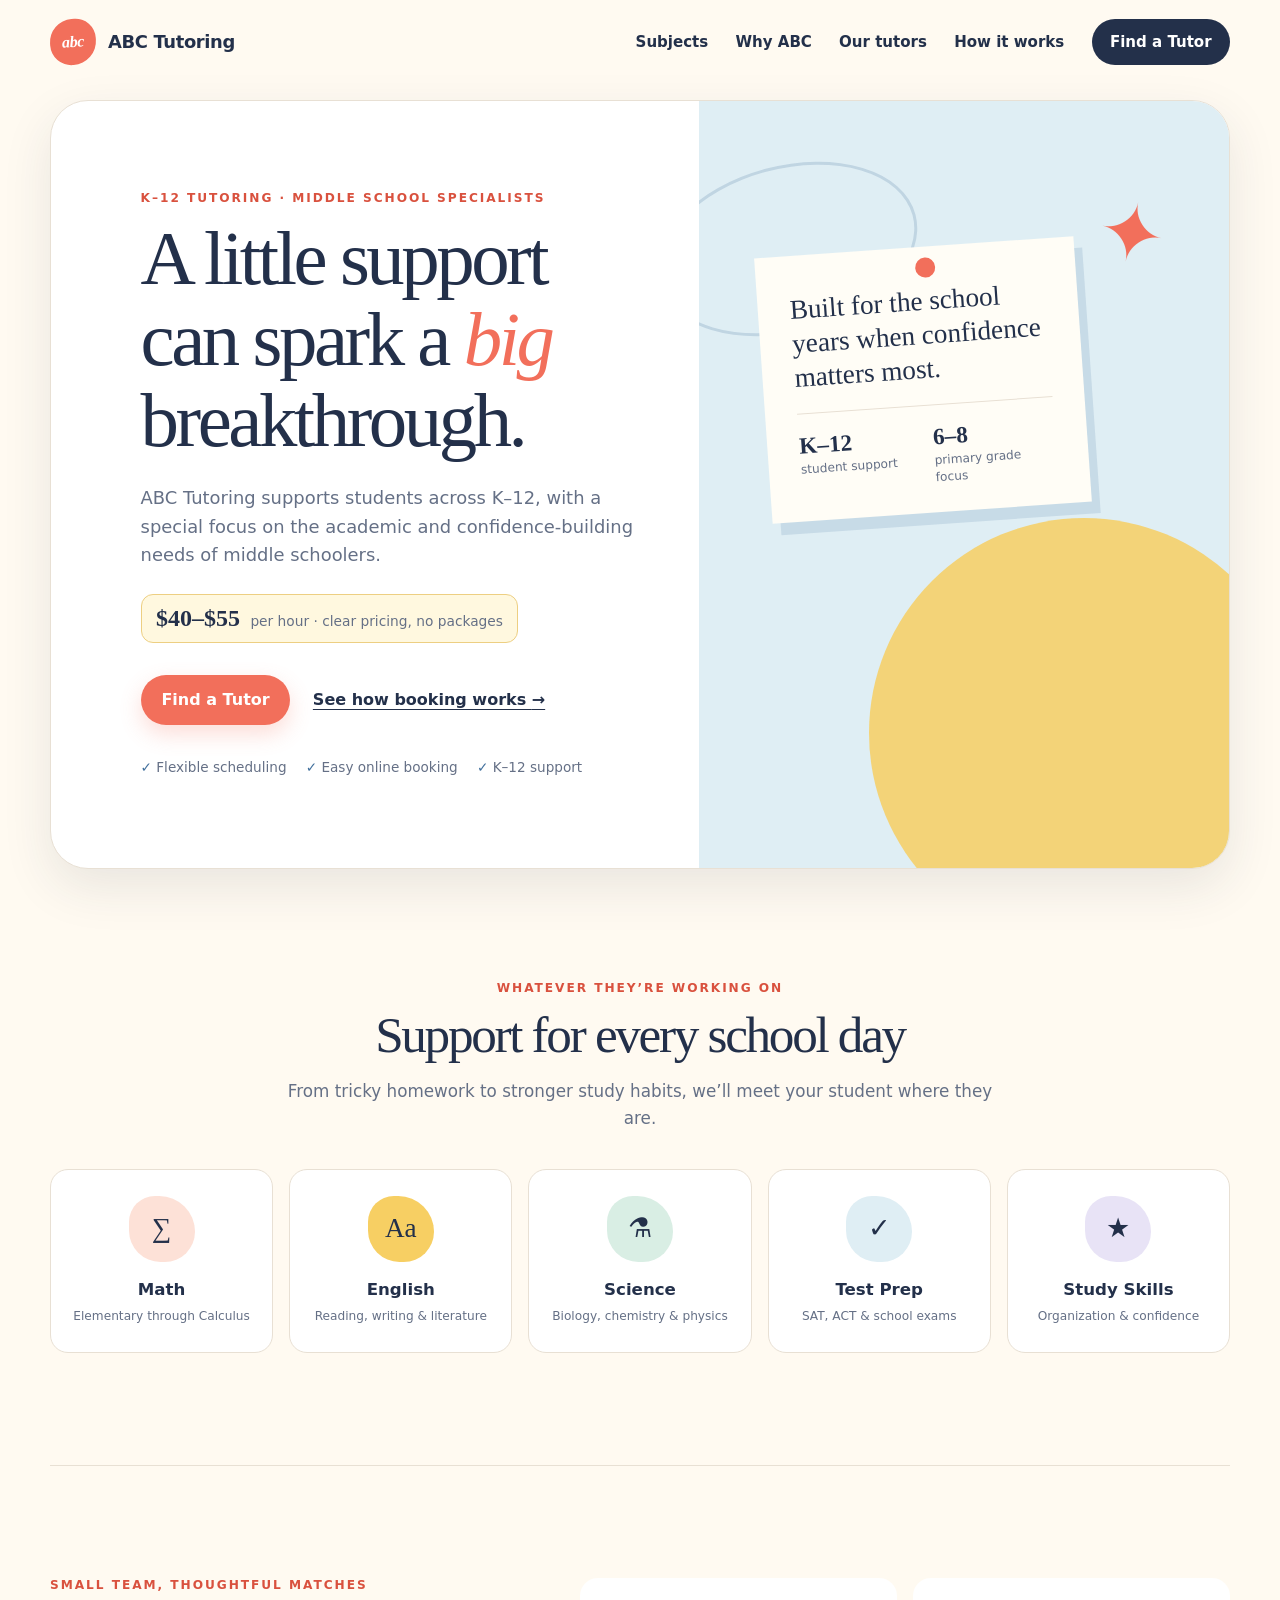
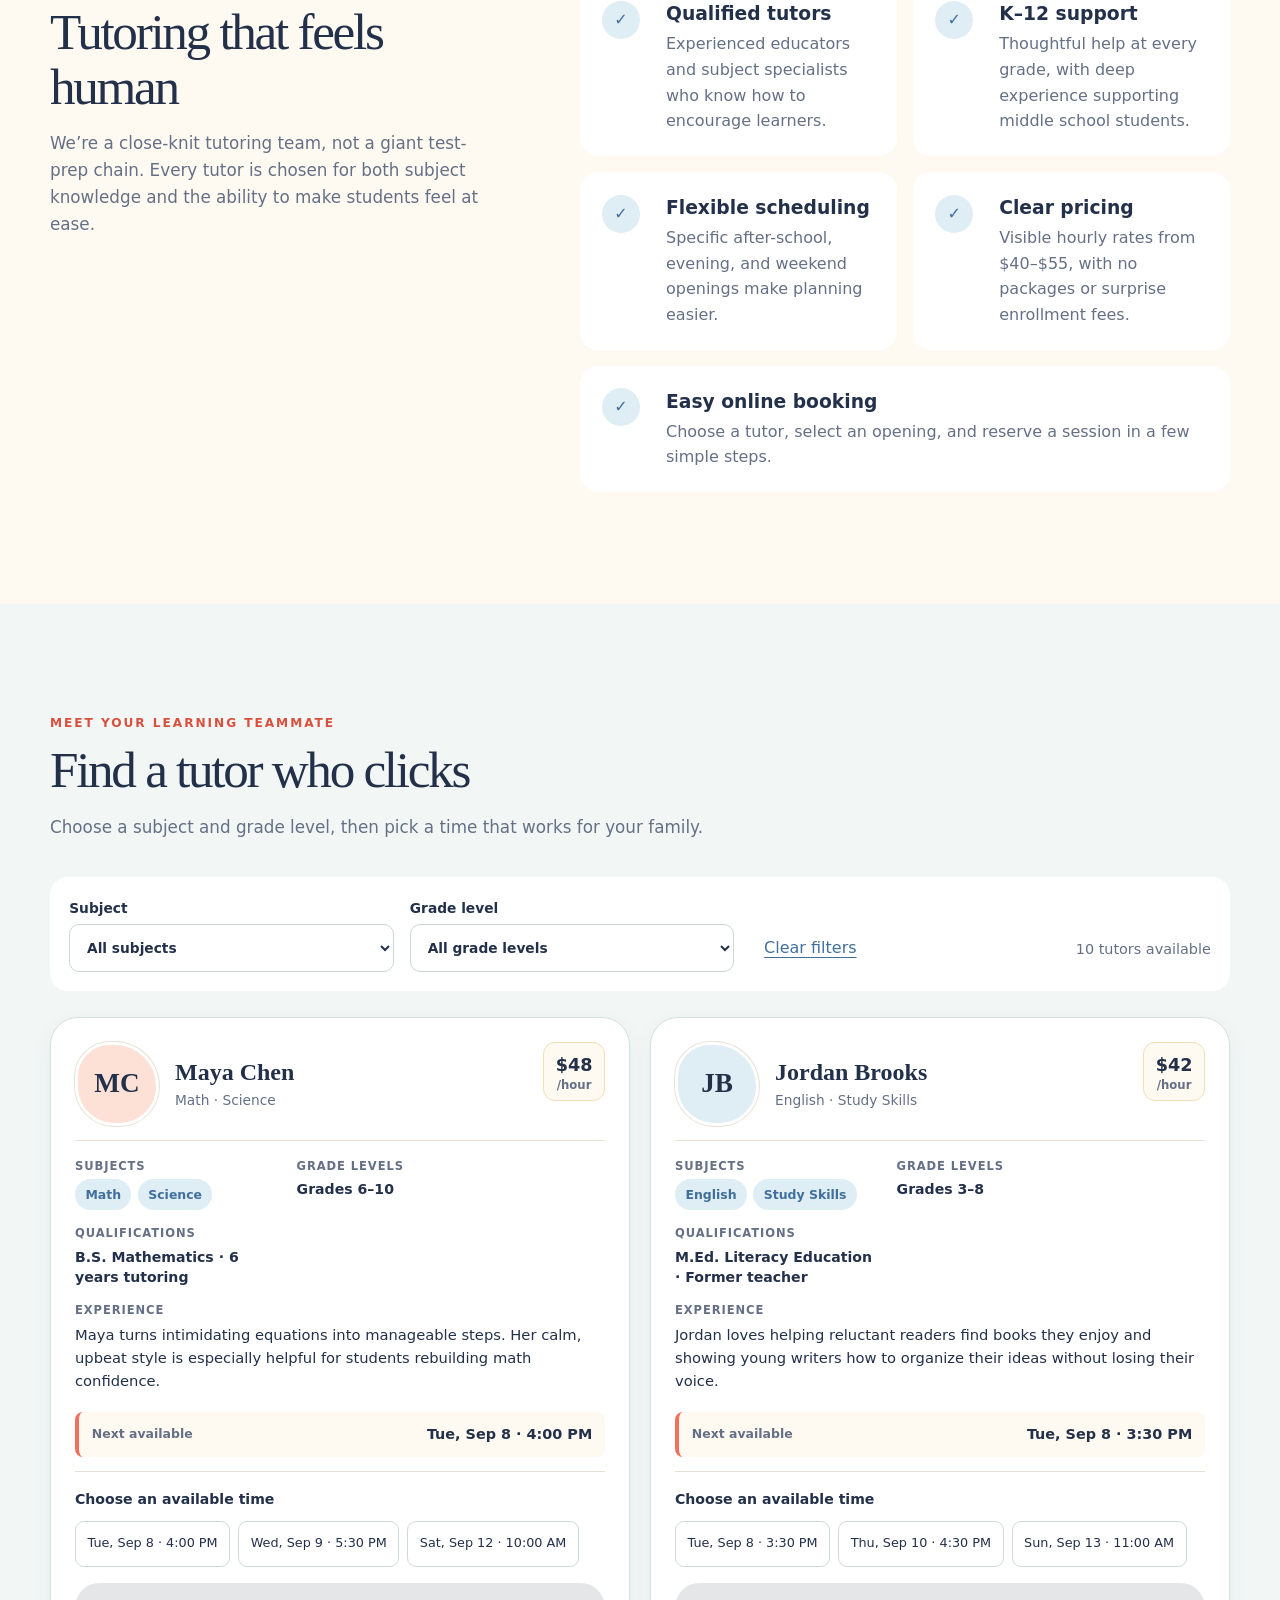
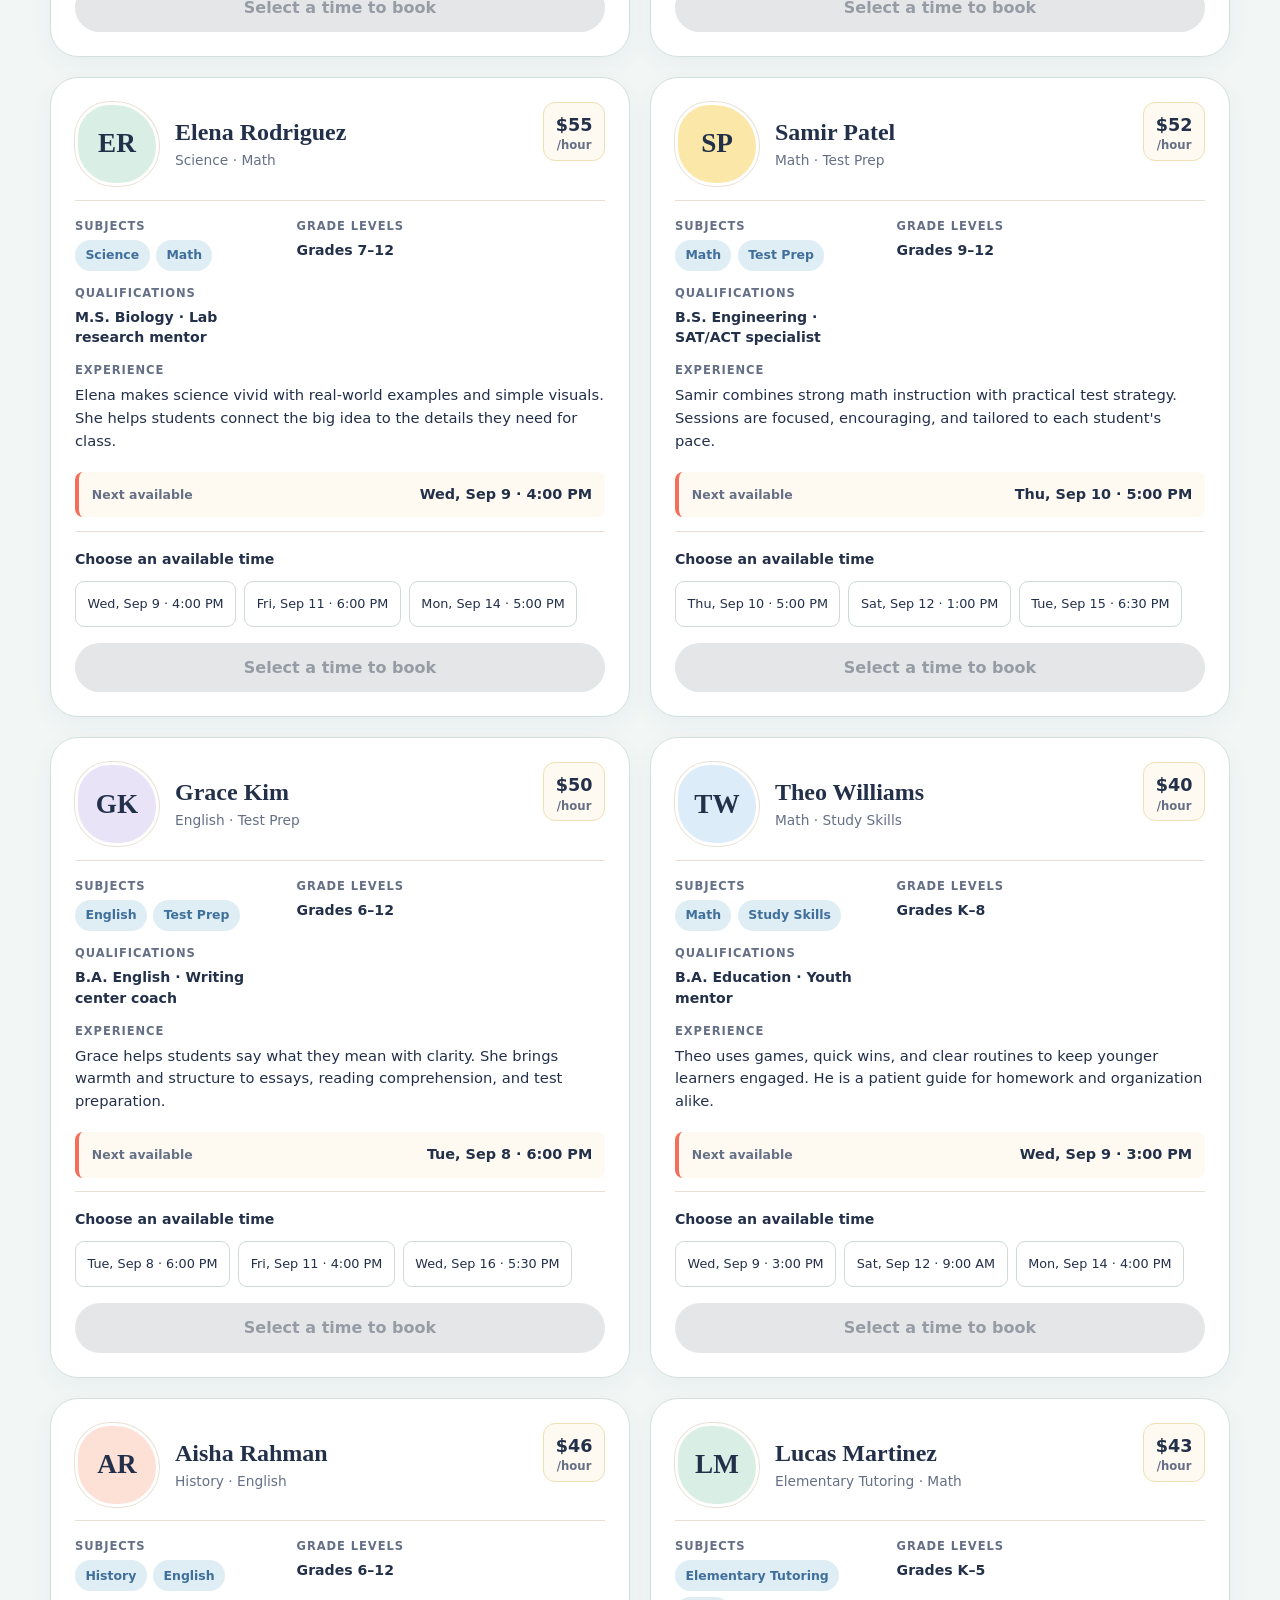
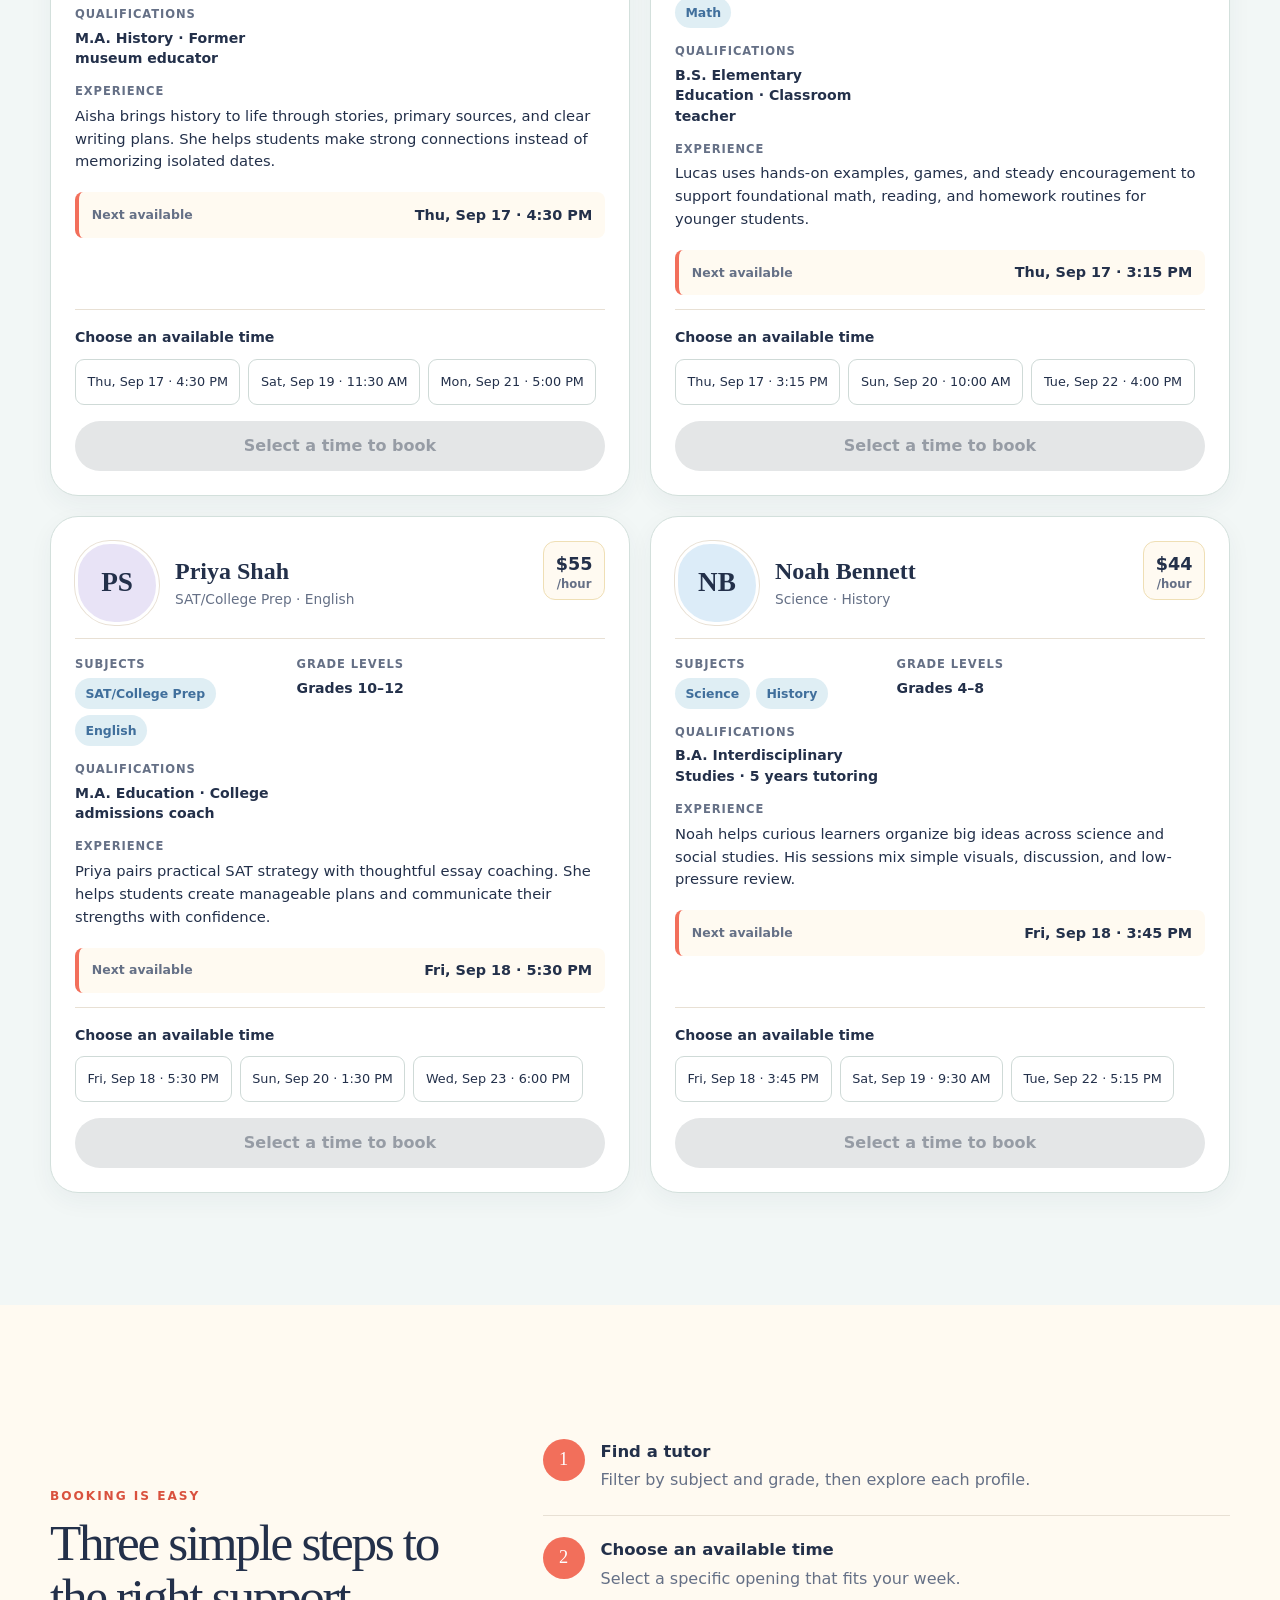
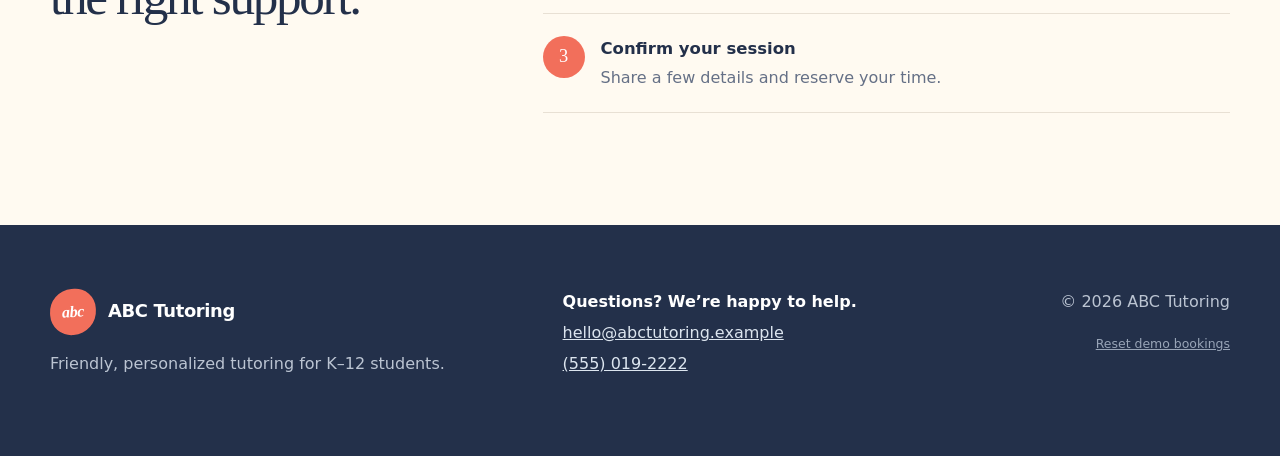
<file: index.html>
<!doctype html>
<html lang="en">
  <head>
    <meta charset="UTF-8" />
    <meta name="viewport" content="width=device-width, initial-scale=1.0" />
    <meta
      name="description"
      content="ABC Tutoring connects K–12 students with friendly, experienced local tutors."
    />
    <title>ABC Tutoring | Find the right tutor</title>
    <link rel="icon" href="data:image/svg+xml,%3Csvg xmlns='http://www.w3.org/2000/svg' viewBox='0 0 64 64'%3E%3Ccircle cx='32' cy='32' r='30' fill='%23f26f5b'/%3E%3Ctext x='32' y='39' text-anchor='middle' font-family='Georgia' font-size='22' fill='white'%3Eabc%3C/text%3E%3C/svg%3E" />
    <link rel="stylesheet" href="styles.css" />
    <script src="posthog-config.js"></script>
    <script src="script.js" defer></script>
  </head>
  <body>
    <a class="skip-link" href="#tutors">Skip to tutors</a>

    <header class="site-header">
      <a class="brand" href="#top" aria-label="ABC Tutoring home">
        <span class="brand-mark" aria-hidden="true">abc</span>
        <span>ABC Tutoring</span>
      </a>
      <button class="menu-button" type="button" aria-expanded="false" aria-controls="main-nav">
        <span class="sr-only">Open navigation</span>
        <span></span><span></span><span></span>
      </button>
      <nav id="main-nav" class="main-nav" aria-label="Main navigation">
        <a href="#subjects">Subjects</a>
        <a href="#why-abc">Why ABC</a>
        <a href="#tutors">Our tutors</a>
        <a href="#how-it-works">How it works</a>
        <a class="nav-cta" href="#tutors">Find a Tutor</a>
      </nav>
    </header>

    <main id="top">
      <section class="hero" aria-labelledby="hero-title">
        <div class="hero-copy">
          <p class="eyebrow">K–12 tutoring · Middle school specialists</p>
          <h1 id="hero-title">A little support can spark a <em>big</em> breakthrough.</h1>
          <p class="hero-lede">
            ABC Tutoring supports students across K–12, with a special focus on the
            academic and confidence-building needs of middle schoolers.
          </p>
          <div class="price-callout" aria-label="Tutoring rates range from 40 to 55 dollars per hour">
            <strong>$40–$55</strong><span>per hour · clear pricing, no packages</span>
          </div>
          <div class="hero-actions">
            <a class="button button-primary" href="#tutors">Find a Tutor</a>
            <a class="text-link" href="#how-it-works">See how booking works <span aria-hidden="true">→</span></a>
          </div>
          <ul class="trust-list" aria-label="ABC Tutoring highlights">
            <li><span aria-hidden="true">✓</span> Flexible scheduling</li>
            <li><span aria-hidden="true">✓</span> Easy online booking</li>
            <li><span aria-hidden="true">✓</span> K–12 support</li>
          </ul>
        </div>
        <div class="hero-art">
          <div class="sun-doodle" aria-hidden="true">✦</div>
          <div class="hero-note" aria-label="ABC Tutoring student support summary">
            <span class="note-pin" aria-hidden="true"></span>
            <p>Built for the school years when confidence matters most.</p>
            <div class="focus-stats">
              <span><strong>K–12</strong> student support</span>
              <span><strong>6–8</strong> primary grade focus</span>
            </div>
          </div>
        </div>
      </section>

      <section id="subjects" class="section subjects-section" aria-labelledby="subjects-title">
        <div class="section-heading centered">
          <p class="eyebrow">Whatever they’re working on</p>
          <h2 id="subjects-title">Support for every school day</h2>
          <p>From tricky homework to stronger study habits, we’ll meet your student where they are.</p>
        </div>
        <div class="subject-grid">
          <button class="subject-card" type="button" data-subject-jump="Math">
            <span class="subject-icon math" aria-hidden="true">∑</span>
            <strong>Math</strong><span>Elementary through Calculus</span>
          </button>
          <button class="subject-card" type="button" data-subject-jump="English">
            <span class="subject-icon english" aria-hidden="true">Aa</span>
            <strong>English</strong><span>Reading, writing & literature</span>
          </button>
          <button class="subject-card" type="button" data-subject-jump="Science">
            <span class="subject-icon science" aria-hidden="true">⚗</span>
            <strong>Science</strong><span>Biology, chemistry & physics</span>
          </button>
          <button class="subject-card" type="button" data-subject-jump="Test Prep">
            <span class="subject-icon test-prep" aria-hidden="true">✓</span>
            <strong>Test Prep</strong><span>SAT, ACT & school exams</span>
          </button>
          <button class="subject-card" type="button" data-subject-jump="Study Skills">
            <span class="subject-icon study" aria-hidden="true">★</span>
            <strong>Study Skills</strong><span>Organization & confidence</span>
          </button>
        </div>
      </section>

      <section id="why-abc" class="section why-section" aria-labelledby="why-title">
        <div class="why-intro">
          <p class="eyebrow">Small team, thoughtful matches</p>
          <h2 id="why-title">Tutoring that feels human</h2>
          <p>
            We’re a close-knit tutoring team, not a giant test-prep chain. Every tutor is
            chosen for both subject knowledge and the ability to make students feel at ease.
          </p>
        </div>
        <div class="why-grid trust-grid">
          <article><span aria-hidden="true">✓</span><h3>Qualified tutors</h3><p>Experienced educators and subject specialists who know how to encourage learners.</p></article>
          <article><span aria-hidden="true">✓</span><h3>K–12 support</h3><p>Thoughtful help at every grade, with deep experience supporting middle school students.</p></article>
          <article><span aria-hidden="true">✓</span><h3>Flexible scheduling</h3><p>Specific after-school, evening, and weekend openings make planning easier.</p></article>
          <article><span aria-hidden="true">✓</span><h3>Clear pricing</h3><p>Visible hourly rates from $40–$55, with no packages or surprise enrollment fees.</p></article>
          <article><span aria-hidden="true">✓</span><h3>Easy online booking</h3><p>Choose a tutor, select an opening, and reserve a session in a few simple steps.</p></article>
        </div>
      </section>

      <section id="tutors" class="section tutors-section" aria-labelledby="tutors-title">
        <div class="section-heading">
          <p class="eyebrow">Meet your learning teammate</p>
          <h2 id="tutors-title">Find a tutor who clicks</h2>
          <p>Choose a subject and grade level, then pick a time that works for your family.</p>
        </div>

        <div class="filters" aria-label="Filter tutors">
          <label>
            <span>Subject</span>
            <select id="subject-filter">
              <option value="all">All subjects</option>
            </select>
          </label>
          <label>
            <span>Grade level</span>
            <select id="grade-filter">
              <option value="all">All grade levels</option>
              <option value="Elementary">Elementary (K–5)</option>
              <option value="Middle School">Middle School (6–8)</option>
              <option value="High School">High School (9–12)</option>
            </select>
          </label>
          <button id="clear-filters" class="clear-button" type="button">Clear filters</button>
          <p id="result-count" class="result-count" aria-live="polite"></p>
        </div>

        <div id="tutor-grid" class="tutor-grid"></div>
        <div id="empty-state" class="empty-state" hidden>
          <span aria-hidden="true">⌁</span>
          <h3>No exact matches yet</h3>
          <p>Try clearing a filter to see more friendly tutors.</p>
          <button class="button button-secondary" type="button" data-clear-filters>Show all tutors</button>
        </div>
      </section>

      <section id="how-it-works" class="section booking-section" aria-labelledby="booking-title">
        <div>
          <p class="eyebrow">Booking is easy</p>
          <h2 id="booking-title">Three simple steps to the right support.</h2>
        </div>
        <ol class="booking-steps">
          <li><span>1</span><div><strong>Find a tutor</strong><p>Filter by subject and grade, then explore each profile.</p></div></li>
          <li><span>2</span><div><strong>Choose an available time</strong><p>Select a specific opening that fits your week.</p></div></li>
          <li><span>3</span><div><strong>Confirm your session</strong><p>Share a few details and reserve your time.</p></div></li>
        </ol>
      </section>
    </main>

    <footer class="site-footer">
      <div>
        <a class="brand footer-brand" href="#top"><span class="brand-mark" aria-hidden="true">abc</span><span>ABC Tutoring</span></a>
        <p>Friendly, personalized tutoring for K–12 students.</p>
      </div>
      <div class="footer-contact">
        <strong>Questions? We’re happy to help.</strong>
        <a href="mailto:hello@abctutoring.example">hello@abctutoring.example</a>
        <a href="tel:+15550192222">(555) 019-2222</a>
      </div>
      <div class="footer-meta">
        <p>© <span id="current-year"></span> ABC Tutoring</p>
        <button id="reset-bookings" type="button">Reset demo bookings</button>
      </div>
    </footer>

    <dialog id="booking-dialog" class="booking-dialog" aria-labelledby="dialog-title">
      <div class="dialog-header">
        <div>
          <p class="eyebrow">Almost there!</p>
          <h2 id="dialog-title">Book a tutoring session</h2>
        </div>
        <button class="icon-button" type="button" data-close-dialog aria-label="Close booking form">×</button>
      </div>
      <div id="booking-summary" class="booking-summary"></div>
      <form id="booking-form">
        <div class="form-grid">
          <label><span>Parent name</span><input name="parentName" type="text" autocomplete="name" required /></label>
          <label><span>Parent email</span><input name="parentEmail" type="email" autocomplete="email" required /></label>
          <label><span>Student first name</span><input name="studentName" type="text" autocomplete="off" required /></label>
          <label>
            <span>Student grade</span>
            <select name="studentGrade" required>
              <option value="">Select grade</option>
              <option>Kindergarten</option><option>1st</option><option>2nd</option><option>3rd</option><option>4th</option><option>5th</option>
              <option>6th</option><option>7th</option><option>8th</option><option>9th</option><option>10th</option><option>11th</option><option>12th</option>
            </select>
          </label>
          <label>
            <span>Subject</span>
            <select name="subject" required></select>
          </label>
          <label><span>Phone <small>(optional)</small></span><input name="phone" type="tel" autocomplete="tel" /></label>
        </div>
        <p class="privacy-note">Your contact details are used only for this demo booking and are never sent to analytics.</p>
        <div class="dialog-actions">
          <button class="button button-ghost" type="button" data-close-dialog>Cancel</button>
          <button class="button button-primary" type="submit">Confirm Booking</button>
        </div>
      </form>
    </dialog>

    <dialog id="confirmation-dialog" class="confirmation-dialog" aria-labelledby="confirmation-title">
      <div class="success-mark" aria-hidden="true">✓</div>
      <p class="eyebrow">Session reserved</p>
      <h2 id="confirmation-title">Your tutoring session is reserved.</h2>
      <p class="confirmation-lede">Here’s a clear summary of your booking.</p>
      <div id="confirmation-details" class="confirmation-details"></div>
      <p class="confirmation-note">This is a prototype confirmation. No email or text message was sent.</p>
      <div class="confirmation-actions">
        <button class="button button-primary" type="button" data-book-another>Book another session</button>
        <button class="button button-ghost" type="button" data-close-confirmation>Done</button>
      </div>
    </dialog>

    <div id="toast" class="toast" role="status" aria-live="polite"></div>
  </body>
</html>
</file>
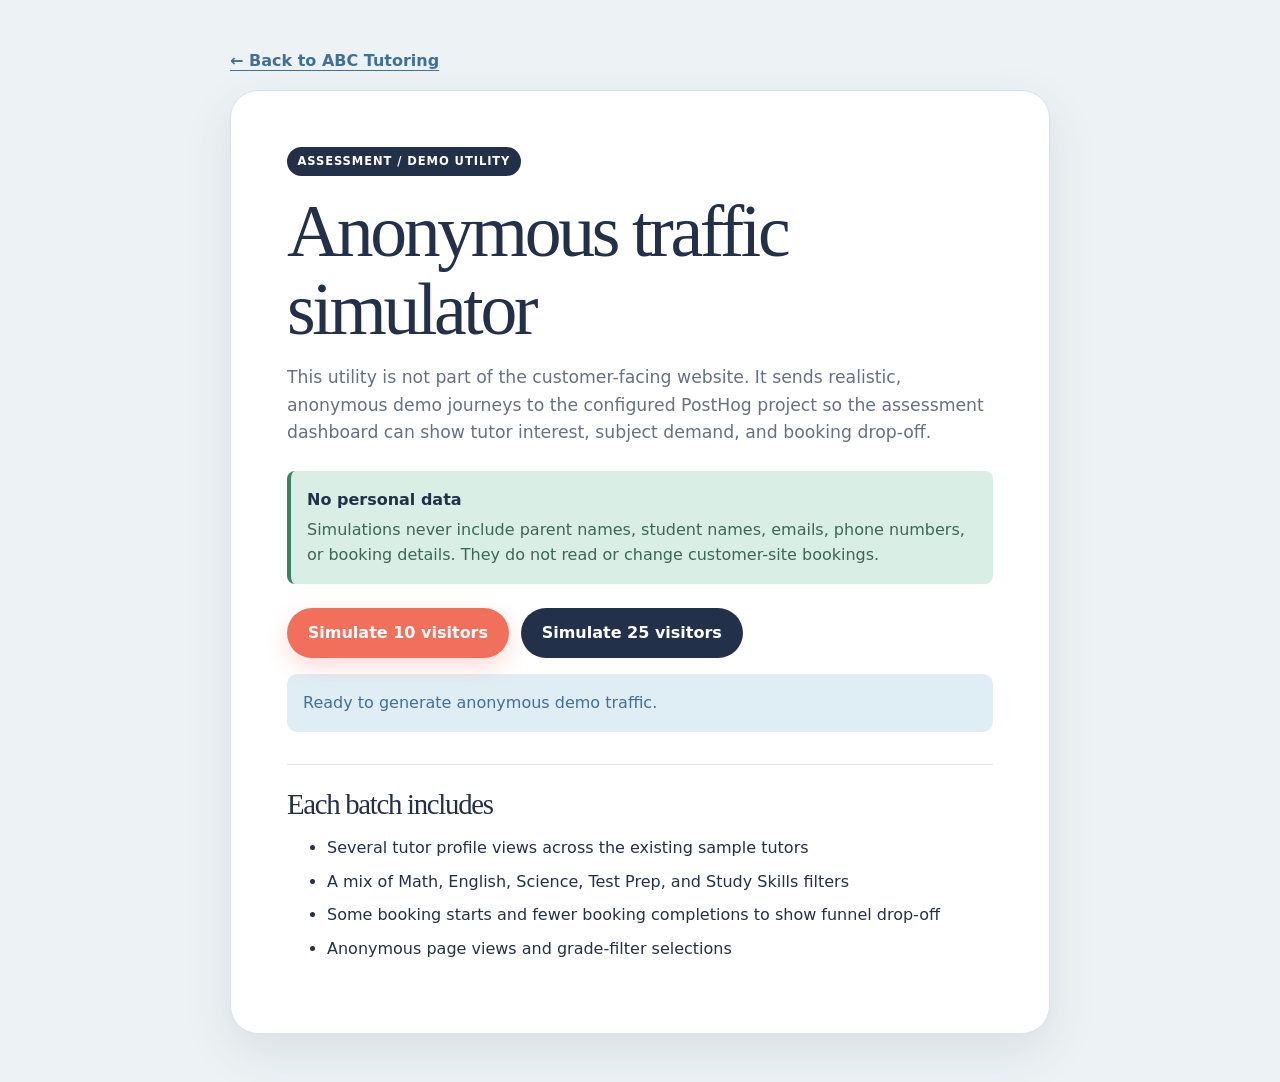
<file: traffic-simulator.html>
<!doctype html>
<html lang="en">
  <head>
    <meta charset="UTF-8" />
    <meta name="viewport" content="width=device-width, initial-scale=1.0" />
    <meta name="robots" content="noindex, nofollow" />
    <title>ABC Tutoring | Assessment Traffic Simulator</title>
    <link rel="icon" href="data:image/svg+xml,%3Csvg xmlns='http://www.w3.org/2000/svg' viewBox='0 0 64 64'%3E%3Ccircle cx='32' cy='32' r='30' fill='%2323304a'/%3E%3Ctext x='32' y='39' text-anchor='middle' font-family='Arial' font-size='22' fill='white'%3ETEST%3C/text%3E%3C/svg%3E" />
    <link rel="stylesheet" href="styles.css" />
    <script src="posthog-config.js"></script>
    <script src="traffic-simulator.js" defer></script>
  </head>
  <body class="simulator-page">
    <main class="simulator-shell">
      <a class="simulator-back" href="index.html">← Back to ABC Tutoring</a>
      <section class="simulator-card" aria-labelledby="simulator-title">
        <p class="utility-badge">Assessment / demo utility</p>
        <h1 id="simulator-title">Anonymous traffic simulator</h1>
        <p class="simulator-intro">
          This utility is not part of the customer-facing website. It sends realistic,
          anonymous demo journeys to the configured PostHog project so the assessment
          dashboard can show tutor interest, subject demand, and booking drop-off.
        </p>
        <div class="privacy-panel">
          <strong>No personal data</strong>
          <p>Simulations never include parent names, student names, emails, phone numbers, or booking details. They do not read or change customer-site bookings.</p>
        </div>
        <div class="simulator-actions" aria-label="Traffic simulation presets">
          <button class="button button-primary" type="button" data-simulate="10">Simulate 10 visitors</button>
          <button class="button button-secondary" type="button" data-simulate="25">Simulate 25 visitors</button>
        </div>
        <div id="simulation-status" class="simulation-status" role="status" aria-live="polite">
          Ready to generate anonymous demo traffic.
        </div>
        <div class="simulator-explainer">
          <h2>Each batch includes</h2>
          <ul>
            <li>Several tutor profile views across the existing sample tutors</li>
            <li>A mix of Math, English, Science, Test Prep, and Study Skills filters</li>
            <li>Some booking starts and fewer booking completions to show funnel drop-off</li>
            <li>Anonymous page views and grade-filter selections</li>
          </ul>
        </div>
      </section>
    </main>
  </body>
</html>
</file>
<file: styles.css>
:root {
  --ink: #23304a;
  --muted: #657086;
  --cream: #fffaf1;
  --paper: #ffffff;
  --coral: #f26f5b;
  --coral-dark: #d9513e;
  --blue: #406f9c;
  --blue-soft: #dfeef4;
  --yellow: #f7cf63;
  --mint: #d9eee4;
  --peach: #fde1d7;
  --lavender: #e8e3f6;
  --line: #e8e0d4;
  --shadow: 0 18px 50px rgba(41, 51, 71, 0.1);
  --radius-lg: 28px;
  --radius-md: 18px;
}

* { box-sizing: border-box; }
html { scroll-behavior: smooth; }
body {
  margin: 0;
  color: var(--ink);
  background: var(--cream);
  font-family: "Avenir Next", Avenir, "Segoe UI", system-ui, sans-serif;
  font-size: 1rem;
  line-height: 1.6;
}
button, input, select { font: inherit; }
button, a { -webkit-tap-highlight-color: transparent; }
a { color: inherit; }
img { max-width: 100%; }
.sr-only { position: absolute; width: 1px; height: 1px; padding: 0; margin: -1px; overflow: hidden; clip: rect(0, 0, 0, 0); white-space: nowrap; border: 0; }
.skip-link { position: fixed; left: 1rem; top: -5rem; z-index: 1000; background: var(--ink); color: white; padding: .7rem 1rem; border-radius: 0 0 .5rem .5rem; }
.skip-link:focus { top: 0; }
:focus-visible { outline: 3px solid var(--yellow); outline-offset: 3px; }

.site-header {
  width: min(1180px, calc(100% - 2rem));
  margin: 0 auto;
  min-height: 84px;
  display: flex;
  align-items: center;
  justify-content: space-between;
  gap: 2rem;
}
.brand { display: inline-flex; align-items: center; gap: .75rem; text-decoration: none; font-weight: 800; letter-spacing: -.02em; font-size: 1.12rem; }
.brand-mark { display: grid; place-items: center; width: 46px; aspect-ratio: 1; border-radius: 50% 44% 52% 46%; color: white; background: var(--coral); font-family: Georgia, serif; font-style: italic; font-size: 1rem; transform: rotate(-4deg); }
.main-nav { display: flex; align-items: center; gap: 1.7rem; }
.main-nav a { text-decoration: none; font-size: .94rem; font-weight: 650; }
.main-nav a:not(.nav-cta):hover { color: var(--coral-dark); }
.nav-cta { color: white; background: var(--ink); padding: .66rem 1.15rem; border-radius: 999px; }
.menu-button { display: none; border: 0; background: transparent; padding: .6rem; }
.menu-button span:not(.sr-only) { display: block; width: 24px; height: 2px; margin: 5px; background: var(--ink); }

.hero {
  width: min(1180px, calc(100% - 2rem));
  margin: 1rem auto 0;
  display: grid;
  grid-template-columns: 1.1fr .9fr;
  min-height: 600px;
  overflow: hidden;
  border: 1px solid var(--line);
  border-radius: 38px;
  background: var(--paper);
  box-shadow: var(--shadow);
}
.hero-copy { padding: clamp(3rem, 7vw, 6.7rem); padding-right: 3rem; align-self: center; }
.eyebrow { margin: 0 0 .7rem; color: var(--coral-dark); font-size: .76rem; line-height: 1.3; font-weight: 850; letter-spacing: .16em; text-transform: uppercase; }
h1, h2, h3, p { margin-top: 0; }
h1, h2 { font-family: Georgia, "Times New Roman", serif; font-weight: 500; letter-spacing: -.045em; line-height: 1.06; }
h1 { max-width: 720px; margin-bottom: 1.4rem; font-size: clamp(3.1rem, 6vw, 5.8rem); }
h1 em { color: var(--coral); font-weight: 500; }
h2 { margin-bottom: 1rem; font-size: clamp(2.4rem, 4vw, 4rem); }
h3 { line-height: 1.25; }
.hero-lede { max-width: 590px; color: var(--muted); font-size: 1.12rem; }
.price-callout { display: inline-flex; align-items: baseline; gap: .65rem; padding: .65rem .9rem; margin-top: .4rem; border: 1px solid #edcf82; border-radius: 12px; background: #fff8df; }
.price-callout strong { font-family: Georgia, serif; font-size: 1.5rem; line-height: 1; }
.price-callout span { color: var(--muted); font-size: .86rem; }
.hero-actions { display: flex; align-items: center; gap: 1.4rem; margin: 2rem 0; }
.button { display: inline-flex; justify-content: center; align-items: center; min-height: 48px; padding: .75rem 1.3rem; border: 0; border-radius: 999px; text-decoration: none; font-weight: 800; cursor: pointer; transition: transform .18s ease, box-shadow .18s ease, background .18s ease; }
.button:hover { transform: translateY(-2px); }
.button-primary { color: white; background: var(--coral); box-shadow: 0 9px 22px rgba(242, 111, 91, .24); }
.button-primary:hover { background: var(--coral-dark); }
.button-secondary { background: var(--ink); color: white; }
.button-ghost { border: 1px solid var(--line); background: white; }
.text-link { font-weight: 750; text-underline-offset: 4px; }
.trust-list { display: flex; flex-wrap: wrap; gap: .7rem 1.2rem; list-style: none; padding: 0; margin: 0; color: var(--muted); font-size: .85rem; }
.trust-list span { color: var(--blue); font-weight: 900; }
.hero-art { position: relative; min-height: 100%; overflow: hidden; background: var(--blue-soft); }
.hero-art::before { content: ""; position: absolute; width: 430px; height: 430px; right: -70px; bottom: -80px; border-radius: 50%; background: var(--yellow); opacity: .85; }
.hero-art::after { content: ""; position: absolute; width: 260px; height: 160px; left: -45px; top: 65px; border: 3px solid rgba(64,111,156,.2); border-radius: 50%; transform: rotate(-15deg); }
.hero-note { position: absolute; z-index: 3; top: 19%; left: 12%; width: min(320px, 70%); padding: 2.3rem 2rem 1.7rem; background: #fffdf6; box-shadow: 8px 12px 0 rgba(64,111,156,.15); transform: rotate(-4deg); }
.hero-note p { margin-bottom: 1.2rem; font-family: Georgia, serif; font-size: 1.7rem; line-height: 1.25; }
.focus-stats { display: grid; grid-template-columns: 1fr 1fr; gap: .75rem; padding-top: 1rem; border-top: 1px solid var(--line); }
.focus-stats span { color: var(--muted); font-size: .76rem; line-height: 1.35; }
.focus-stats strong { display: block; color: var(--ink); font-family: Georgia, serif; font-size: 1.45rem; }
.note-pin { position: absolute; width: 20px; height: 20px; background: var(--coral); border-radius: 50%; top: 11px; left: 50%; }
.sun-doodle { position: absolute; z-index: 2; right: 12%; top: 9%; color: var(--coral); font-size: 5rem; transform: rotate(12deg); }

.section { width: min(1180px, calc(100% - 2rem)); margin: 0 auto; padding: 7rem 0; }
.section-heading { max-width: 720px; margin-bottom: 2.3rem; }
.section-heading p:last-child, .why-intro > p:last-child { color: var(--muted); font-size: 1.05rem; }
.centered { margin-inline: auto; text-align: center; }
.subject-grid { display: grid; grid-template-columns: repeat(5, 1fr); gap: 1rem; }
.subject-card { display: flex; flex-direction: column; align-items: center; gap: .25rem; padding: 1.6rem .8rem; color: var(--ink); border: 1px solid var(--line); border-radius: var(--radius-md); background: var(--paper); cursor: pointer; transition: transform .2s ease, box-shadow .2s ease; }
.subject-card:hover { transform: translateY(-5px) rotate(-1deg); box-shadow: var(--shadow); }
.subject-card strong { font-size: 1.04rem; }
.subject-card > span:last-child { color: var(--muted); font-size: .76rem; }
.subject-icon { display: grid; place-items: center; width: 66px; height: 66px; margin-bottom: .7rem; border-radius: 42% 58% 49% 51%; font-family: Georgia, serif; font-size: 1.7rem; }
.subject-icon.math { background: var(--peach); }.subject-icon.english { background: var(--yellow); }.subject-icon.science { background: var(--mint); }.subject-icon.test-prep { background: var(--blue-soft); }.subject-icon.study { background: var(--lavender); }

.why-section { display: grid; grid-template-columns: .8fr 1.2fr; gap: 6rem; align-items: start; border-top: 1px solid var(--line); }
.why-grid { display: grid; gap: 1rem; }
.why-grid article { display: grid; grid-template-columns: 48px 1fr; column-gap: 1rem; padding: 1.4rem; border-radius: var(--radius-md); background: var(--paper); }
.why-grid article > span { grid-row: 1 / 3; color: var(--coral); font-family: Georgia, serif; font-size: 1.7rem; }
.why-grid h3 { margin: .1rem 0 .35rem; }
.why-grid p { margin: 0; color: var(--muted); }
.trust-grid { grid-template-columns: 1fr 1fr; }
.trust-grid article:last-child { grid-column: 1 / -1; }
.trust-grid article > span { display: grid; place-items: center; width: 38px; height: 38px; border-radius: 50%; color: var(--blue); background: var(--blue-soft); font-family: inherit; font-size: 1rem; font-weight: 900; }

.tutors-section { width: 100%; padding-inline: max(1rem, calc((100% - 1180px) / 2)); background: #f2f7f6; }
.filters { display: grid; grid-template-columns: 1fr 1fr auto 1fr; gap: 1rem; align-items: end; padding: 1.2rem; margin-bottom: 1.6rem; border-radius: var(--radius-md); background: var(--paper); }
.filters label, .form-grid label { display: grid; gap: .35rem; color: var(--ink); font-weight: 750; font-size: .86rem; }
select, input { width: 100%; min-height: 48px; padding: .65rem .8rem; color: var(--ink); border: 1px solid #cfd5d7; border-radius: 10px; background: white; }
select:focus, input:focus { border-color: var(--blue); }
.clear-button { min-height: 48px; padding: .5rem .85rem; border: 0; background: transparent; color: var(--blue); text-decoration: underline; text-underline-offset: 4px; cursor: pointer; }
.result-count { margin: 0 0 .7rem; justify-self: end; color: var(--muted); font-size: .9rem; }
.tutor-grid { display: grid; grid-template-columns: repeat(2, 1fr); gap: 1.25rem; }
.tutor-card { display: flex; flex-direction: column; padding: 1.5rem; border: 1px solid #d3e0dc; border-radius: var(--radius-lg); background: var(--paper); box-shadow: 0 8px 25px rgba(41,51,71,.05); }
.tutor-top { display: grid; grid-template-columns: 84px 1fr auto; gap: 1rem; align-items: center; }
.avatar { display: grid; place-items: center; width: 84px; height: 84px; overflow: hidden; border: 3px solid white; border-radius: 44% 56% 50% 50%; box-shadow: 0 0 0 1px var(--line); color: var(--ink); font-family: Georgia, serif; font-size: 1.7rem; font-weight: 700; }
.avatar-coral { background: var(--peach); }.avatar-blue { background: var(--blue-soft); }.avatar-mint { background: var(--mint); }.avatar-yellow { background: #fbe8a9; }.avatar-lavender { background: var(--lavender); }.avatar-sky { background: #dcecf8; }
.tutor-name { margin: 0 0 .12rem; font-family: Georgia, serif; font-size: 1.5rem; }
.tutor-specialty { margin: 0; color: var(--muted); font-size: .86rem; }
.rate { align-self: start; padding: .5rem .72rem; border: 1px solid #efdfb5; border-radius: 12px; background: var(--cream); font-size: 1.1rem; font-weight: 850; white-space: nowrap; }
.rate small { display: block; color: var(--muted); font-size: .73rem; font-weight: 600; line-height: 1.1; text-align: center; }
.profile-scan { display: grid; grid-template-columns: .8fr 1.2fr; gap: .85rem 1rem; padding: 1rem 0; margin-top: .85rem; border-top: 1px solid var(--line); }
.profile-scan > div { min-width: 0; }
.profile-scan strong { display: block; font-size: .88rem; line-height: 1.45; }
.scan-label { display: block; margin-bottom: .28rem; color: var(--muted); font-size: .72rem; font-weight: 800; letter-spacing: .08em; text-transform: uppercase; }
.tag-list { display: flex; flex-wrap: wrap; gap: .4rem; margin: 0; }
.tag { padding: .34rem .65rem; border-radius: 999px; color: var(--blue); background: var(--blue-soft); font-size: .78rem; font-weight: 800; }
.experience { grid-column: 1 / -1; }
.experience p { margin: 0; color: var(--ink); font-size: .92rem; line-height: 1.55; }
.next-available { display: flex; align-items: center; justify-content: space-between; gap: 1rem; padding: .7rem .8rem; margin: .2rem 0 .85rem; border-left: 4px solid var(--coral); border-radius: 8px; background: var(--cream); }
.next-available span { color: var(--muted); font-size: .78rem; font-weight: 750; }
.next-available strong { font-size: .9rem; text-align: right; }
.next-available.sold-out { border-left-color: #aeb4bc; }
.availability { margin-top: auto; padding-top: 1rem; border-top: 1px solid var(--line); }
.availability h4 { margin: 0 0 .65rem; font-size: .88rem; }
.slot-list { display: flex; flex-wrap: wrap; gap: .5rem; }
.slot-button { display: inline-grid; place-items: center; min-height: 46px; padding: .48rem .72rem; border: 1px solid #cfdad7; border-radius: 9px; color: var(--ink); background: white; font-size: .8rem; cursor: pointer; }
.slot-button:hover, .slot-button[aria-pressed="true"] { border-color: var(--blue); color: white; background: var(--blue); }
.slot-button strong { display: block; margin-top: .08rem; font-size: .68rem; letter-spacing: .04em; text-transform: uppercase; }
.slot-button:disabled { border-color: #dedfdf; color: #777e88; background: #f0f1f1; cursor: not-allowed; opacity: 1; }
.slot-button:disabled span { text-decoration: line-through; }
.card-action { width: 100%; margin-top: 1rem; }
.card-action:disabled { color: #969ca5; background: #e4e6e7; box-shadow: none; cursor: not-allowed; transform: none; }
.empty-state { padding: 4rem 1rem; text-align: center; border: 1px dashed #b9ccc5; border-radius: var(--radius-lg); background: rgba(255,255,255,.65); }
.empty-state > span { font-size: 3rem; color: var(--coral); }
.empty-state h3 { margin: .4rem 0; font-family: Georgia, serif; font-size: 1.7rem; }
.empty-state p { color: var(--muted); }

.booking-section { display: grid; grid-template-columns: .75fr 1.25fr; gap: 5rem; align-items: center; }
.booking-steps { list-style: none; padding: 0; margin: 0; }
.booking-steps li { display: flex; gap: 1rem; padding: 1.35rem 0; border-bottom: 1px solid var(--line); }
.booking-steps li > span { display: grid; place-items: center; flex: 0 0 42px; height: 42px; border-radius: 50%; color: white; background: var(--coral); font-family: Georgia, serif; font-size: 1.15rem; }
.booking-steps strong { font-size: 1.03rem; }
.booking-steps p { margin: .15rem 0 0; color: var(--muted); }

.site-footer { display: grid; grid-template-columns: 1.2fr .9fr .7fr; gap: 3rem; padding: 4rem max(1rem, calc((100% - 1180px) / 2)); color: white; background: var(--ink); }
.site-footer p { color: #bbc4d2; }
.footer-brand { margin-bottom: 1rem; }
.footer-contact { display: grid; align-content: start; gap: .35rem; }
.footer-contact a { color: #dce5ef; }
.footer-meta { text-align: right; }
.footer-meta button { padding: 0; border: 0; color: #98a4b7; background: transparent; font-size: .78rem; text-decoration: underline; cursor: pointer; }

dialog { width: min(680px, calc(100% - 2rem)); max-height: calc(100vh - 2rem); overflow: auto; padding: 0; color: var(--ink); border: 0; border-radius: 26px; box-shadow: 0 30px 100px rgba(20,28,42,.28); }
dialog::backdrop { background: rgba(25,35,53,.58); backdrop-filter: blur(4px); }
.booking-dialog { padding: 1.7rem; }
.dialog-header { display: flex; justify-content: space-between; align-items: flex-start; gap: 1rem; }
.dialog-header h2 { margin-bottom: .5rem; font-size: 2.3rem; }
.icon-button { width: 42px; height: 42px; border: 1px solid var(--line); border-radius: 50%; color: var(--ink); background: white; font-size: 1.6rem; cursor: pointer; }
.booking-summary { display: flex; flex-wrap: wrap; justify-content: space-between; gap: .5rem 1rem; padding: .9rem 1rem; margin: .8rem 0 1.3rem; border-radius: 12px; background: var(--blue-soft); }
.booking-summary strong { display: block; }
.booking-summary span { color: var(--muted); font-size: .82rem; }
.form-grid { display: grid; grid-template-columns: 1fr 1fr; gap: 1rem; }
.form-grid small { color: var(--muted); font-weight: 500; }
.privacy-note, .confirmation-note { color: var(--muted); font-size: .78rem; }
.dialog-actions { display: flex; justify-content: flex-end; gap: .7rem; margin-top: 1.2rem; }
.confirmation-dialog { padding: 2.3rem; text-align: center; }
.confirmation-dialog h2 { font-size: 2.45rem; }
.confirmation-lede { margin: -.25rem 0 1.2rem; color: var(--muted); }
.success-mark { display: grid; place-items: center; width: 68px; height: 68px; margin: 0 auto 1rem; border-radius: 50%; color: white; background: var(--coral); font-size: 2rem; }
.confirmation-details { overflow: hidden; margin: 1.3rem 0; border: 1px solid var(--line); border-radius: 18px; background: var(--cream); text-align: left; }
.reservation-status { display: flex; align-items: center; justify-content: center; gap: .45rem; padding: .65rem; color: #255e46; background: var(--mint); }
.reservation-status span { display: grid; place-items: center; width: 22px; height: 22px; border-radius: 50%; color: white; background: #398363; font-size: .75rem; }
.confirmation-details dl { display: grid; grid-template-columns: 1fr 1fr; gap: .75rem; margin: 0; }
.confirmation-details dl { padding: 1.2rem; }
.confirmation-details dt { color: var(--muted); font-size: .75rem; }
.confirmation-details dd { margin: 0; font-weight: 800; }
.confirmation-actions { display: flex; justify-content: center; gap: .7rem; }
.toast { position: fixed; z-index: 100; right: 1rem; bottom: 1rem; max-width: 360px; padding: .85rem 1rem; border-radius: 12px; color: white; background: var(--ink); box-shadow: var(--shadow); opacity: 0; transform: translateY(20px); pointer-events: none; transition: .25s ease; }
.toast.show { opacity: 1; transform: translateY(0); }

.simulator-page { min-height: 100vh; background: #edf3f5; }
.simulator-shell { width: min(820px, calc(100% - 2rem)); margin: 0 auto; padding: 3rem 0; }
.simulator-back { display: inline-block; margin-bottom: 1rem; color: var(--blue); font-weight: 750; text-underline-offset: 4px; }
.simulator-card { padding: clamp(1.5rem, 5vw, 3.5rem); border: 1px solid #d8e1e5; border-radius: var(--radius-lg); background: white; box-shadow: var(--shadow); }
.simulator-card h1 { margin-bottom: 1rem; font-size: clamp(2.6rem, 7vw, 4.6rem); }
.utility-badge { display: inline-block; padding: .35rem .65rem; margin-bottom: 1rem; border-radius: 999px; color: white; background: var(--ink); font-size: .72rem; font-weight: 850; letter-spacing: .08em; text-transform: uppercase; }
.simulator-intro { color: var(--muted); font-size: 1.08rem; }
.privacy-panel { padding: 1rem; margin: 1.5rem 0; border-left: 4px solid #398363; border-radius: 8px; background: var(--mint); }
.privacy-panel p { margin: .25rem 0 0; color: #3d6656; }
.simulator-actions { display: flex; flex-wrap: wrap; gap: .75rem; }
.simulator-actions .button { min-width: 190px; }
.simulation-status { min-height: 58px; padding: 1rem; margin: 1rem 0 2rem; border-radius: 10px; color: var(--blue); background: var(--blue-soft); }
.simulator-explainer { padding-top: 1.5rem; border-top: 1px solid var(--line); }
.simulator-explainer h2 { font-size: 1.8rem; }
.simulator-explainer li { margin-bottom: .5rem; }

@media (max-width: 900px) {
  .hero { grid-template-columns: 1fr; }
  .hero-art { min-height: 420px; }
  .subject-grid { grid-template-columns: repeat(3, 1fr); }
  .why-section, .booking-section { grid-template-columns: 1fr; gap: 2rem; }
  .trust-grid { grid-template-columns: 1fr 1fr; }
  .tutor-grid { grid-template-columns: 1fr; }
  .filters { grid-template-columns: 1fr 1fr; }
  .result-count { justify-self: start; }
  .site-footer { grid-template-columns: 1fr 1fr; }
  .footer-meta { text-align: left; }
}

@media (max-width: 720px) {
  .site-header { min-height: 72px; }
  .menu-button { display: block; }
  .main-nav { display: none; position: absolute; z-index: 20; top: 68px; left: 1rem; right: 1rem; flex-direction: column; align-items: stretch; gap: .25rem; padding: .8rem; border: 1px solid var(--line); border-radius: 16px; background: white; box-shadow: var(--shadow); }
  .main-nav.open { display: flex; }
  .main-nav a { padding: .7rem; }
  .hero { margin-top: .3rem; border-radius: 26px; }
  .hero-copy { padding: 3rem 1.5rem; }
  h1 { font-size: clamp(2.8rem, 14vw, 4rem); }
  .hero-actions { align-items: flex-start; flex-direction: column; }
  .price-callout { align-items: flex-start; flex-direction: column; gap: .2rem; }
  .hero-art { min-height: 390px; }
  .hero-note { top: 17%; left: 8%; }
  .section { padding: 5rem 0; }
  .subject-grid { grid-template-columns: 1fr 1fr; }
  .subject-card:last-child { grid-column: 1 / -1; }
  .filters { grid-template-columns: 1fr; }
  .result-count { margin: 0; }
  .tutor-top { grid-template-columns: 70px 1fr; }
  .avatar { width: 70px; height: 70px; }
  .rate { grid-column: 2; }
  .profile-scan { grid-template-columns: 1fr; }
  .experience { grid-column: auto; }
  .next-available { align-items: flex-start; flex-direction: column; gap: .15rem; }
  .next-available strong { text-align: left; }
  .slot-list { display: grid; grid-template-columns: 1fr; }
  .slot-button { width: 100%; min-height: 50px; font-size: .86rem; }
  .form-grid, .confirmation-details dl { grid-template-columns: 1fr; }
  .dialog-actions { flex-direction: column-reverse; }
  .dialog-actions .button, .confirmation-actions .button { width: 100%; min-height: 52px; }
  .confirmation-actions { flex-direction: column; }
  dialog { width: calc(100% - 1rem); max-height: calc(100vh - 1rem); border-radius: 20px; }
  .booking-dialog, .confirmation-dialog { padding: 1.25rem; }
  .simulator-actions { display: grid; }
  .simulator-actions .button { width: 100%; }
  .site-footer { grid-template-columns: 1fr; }
}

@media (prefers-reduced-motion: reduce) {
  html { scroll-behavior: auto; }
  *, *::before, *::after { transition-duration: .01ms !important; }
}
</file>
